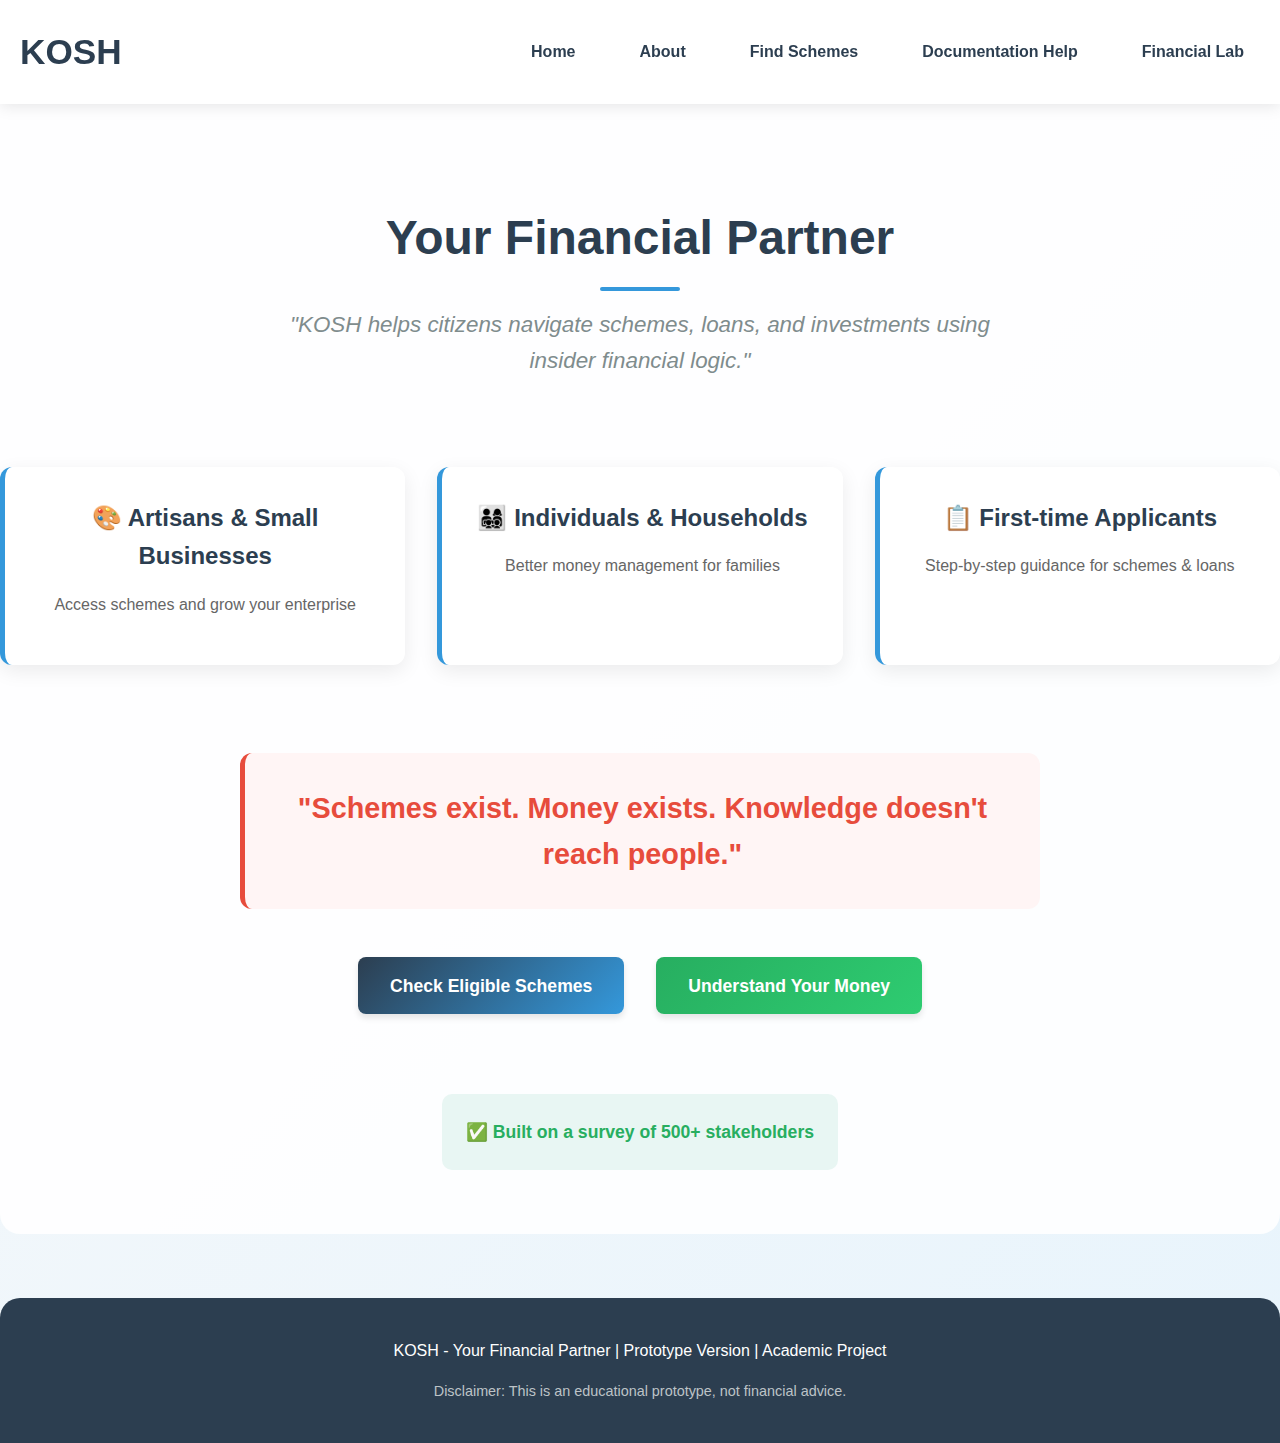
<file: index.html>
<!DOCTYPE html>
<html lang="en">
<head>
    <meta charset="UTF-8">
    <meta name="viewport" content="width=device-width, initial-scale=1.0">
    <title>KOSH - Your Financial Partner</title>
    <link rel="stylesheet" href="styles.css">
</head>
<body>
    <!-- Navigation Bar -->
    <nav class="navbar">
        <div class="logo">KOSH</div>
        <ul class="nav-links">
            <li><a href="index.html">Home</a></li>
            <li><a href="about.html">About</a></li>
            <li><a href="schemes.html">Find Schemes</a></li>
            <li><a href="documentation.html">Documentation Help</a></li>
            <li><a href="lab.html">Financial Lab</a></li>
        </ul>
    </nav>

    <!-- Hero Section -->
    <section class="hero">
        <h1 class="tagline">Your Financial Partner</h1>
        <p class="value-statement">"KOSH helps citizens navigate schemes, loans, and investments using insider financial logic."</p>
        
        <!-- Target Audience Cards -->
        <div class="audience-cards">
            <div class="card">
                <h3>🎨 Artisans & Small Businesses</h3>
                <p>Access schemes and grow your enterprise</p>
            </div>
            <div class="card">
                <h3>👨‍👩‍👧‍👦 Individuals & Households</h3>
                <p>Better money management for families</p>
            </div>
            <div class="card">
                <h3>📋 First-time Applicants</h3>
                <p>Step-by-step guidance for schemes & loans</p>
            </div>
        </div>

        <!-- Problem Statement -->
        <div class="problem-statement">
            <h2>"Schemes exist. Money exists. Knowledge doesn't reach people."</h2>
        </div>

        <!-- CTA Buttons -->
        <div class="cta-buttons">
            <a href="schemes.html" class="btn primary">Check Eligible Schemes</a>
            <a href="lab.html" class="btn secondary">Understand Your Money</a>
        </div>

        <!-- Trust Indicator -->
        <div class="trust-indicator">
            <p>✅ Built on a survey of 500+ stakeholders</p>
        </div>
    </section>

    <!-- Footer -->
    <footer>
        <p>KOSH - Your Financial Partner | Prototype Version | Academic Project</p>
        <p class="disclaimer">Disclaimer: This is an educational prototype, not financial advice.</p>
    </footer>
</body>
</html>
</file>
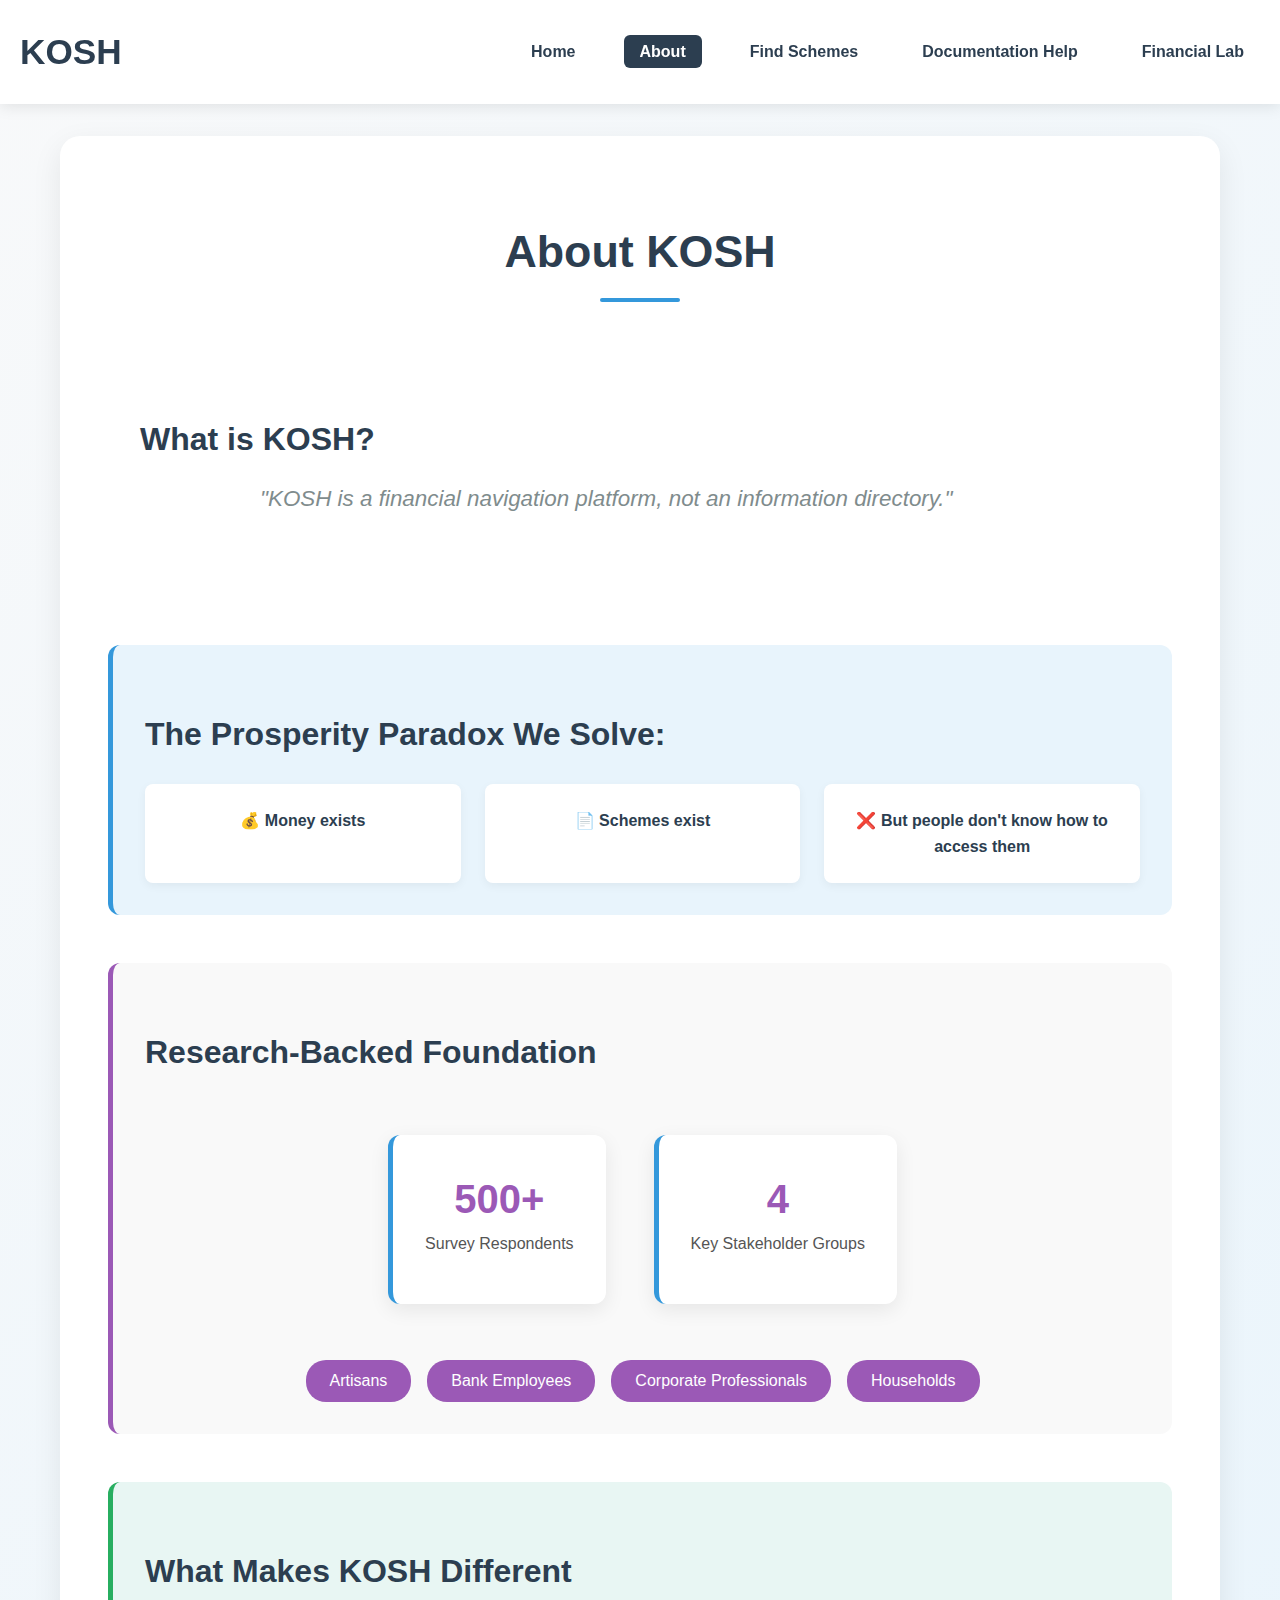
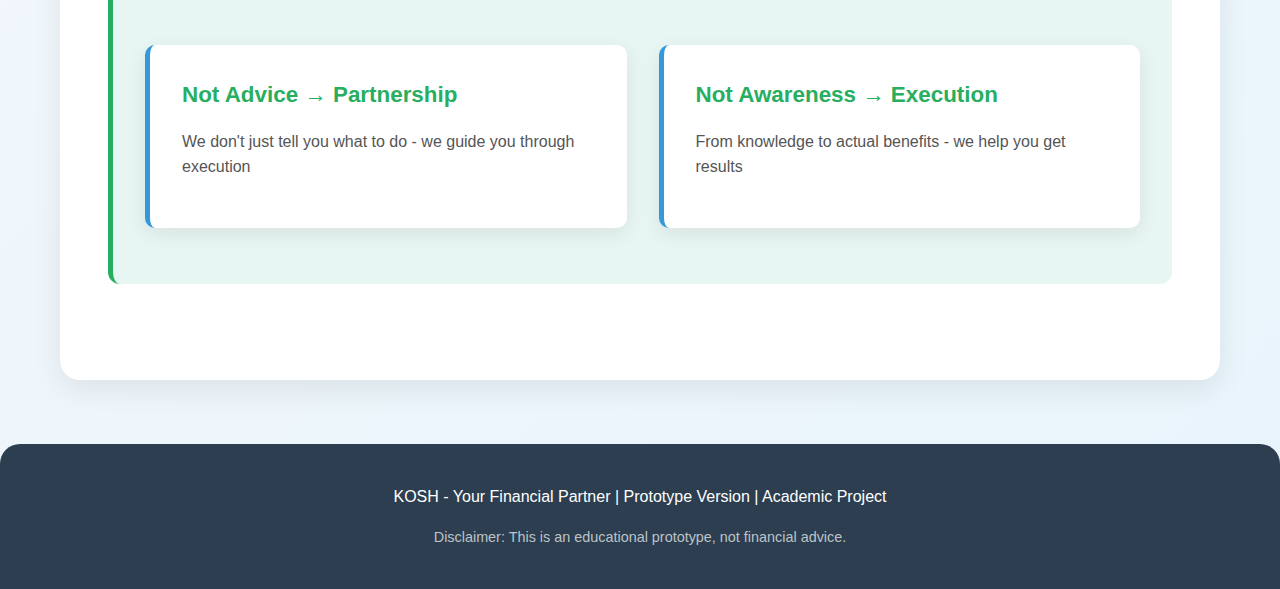
<file: about.html>
<!DOCTYPE html>
<html lang="en">
<head>
    <meta charset="UTF-8">
    <meta name="viewport" content="width=device-width, initial-scale=1.0">
    <title>About KOSH - Your Financial Partner</title>
    <link rel="stylesheet" href="styles.css">
</head>
<body>
    <!-- Navigation Bar -->
    <nav class="navbar">
        <div class="logo">KOSH</div>
        <ul class="nav-links">
            <li><a href="index.html">Home</a></li>
            <li><a href="about.html" class="active">About</a></li>
            <li><a href="schemes.html">Find Schemes</a></li>
            <li><a href="documentation.html">Documentation Help</a></li>
            <li><a href="lab.html">Financial Lab</a></li>
        </ul>
    </nav>

    <div class="container">
        <!-- About Content -->
        <section class="about-content">
            <h1>About KOSH</h1>
            
            <!-- What is KOSH -->
            <div class="section">
                <h2>What is KOSH?</h2>
                <p class="value-statement">"KOSH is a financial navigation platform, not an information directory."</p>
            </div>

            <!-- Prosperity Paradox -->
            <div class="section paradox">
                <h2>The Prosperity Paradox We Solve:</h2>
                <div class="paradox-points">
                    <div class="point">💰 Money exists</div>
                    <div class="point">📄 Schemes exist</div>
                    <div class="point">❌ But people don't know how to access them</div>
                </div>
            </div>

            <!-- Research Foundation -->
            <div class="section research">
                <h2>Research-Backed Foundation</h2>
                <div class="stats">
                    <div class="stat-card">
                        <h3>500+</h3>
                        <p>Survey Respondents</p>
                    </div>
                    <div class="stat-card">
                        <h3>4</h3>
                        <p>Key Stakeholder Groups</p>
                    </div>
                </div>
                <div class="stakeholder-groups">
                    <span class="group-tag">Artisans</span>
                    <span class="group-tag">Bank Employees</span>
                    <span class="group-tag">Corporate Professionals</span>
                    <span class="group-tag">Households</span>
                </div>
            </div>

            <!-- Differentiation -->
            <div class="section differentiation">
                <h2>What Makes KOSH Different</h2>
                <div class="diff-cards">
                    <div class="diff-card">
                        <h3>Not Advice → Partnership</h3>
                        <p>We don't just tell you what to do - we guide you through execution</p>
                    </div>
                    <div class="diff-card">
                        <h3>Not Awareness → Execution</h3>
                        <p>From knowledge to actual benefits - we help you get results</p>
                    </div>
                </div>
            </div>
        </section>
    </div>

    <!-- Footer -->
    <footer>
        <p>KOSH - Your Financial Partner | Prototype Version | Academic Project</p>
        <p class="disclaimer">Disclaimer: This is an educational prototype, not financial advice.</p>
    </footer>
</body>
</html>
</file>
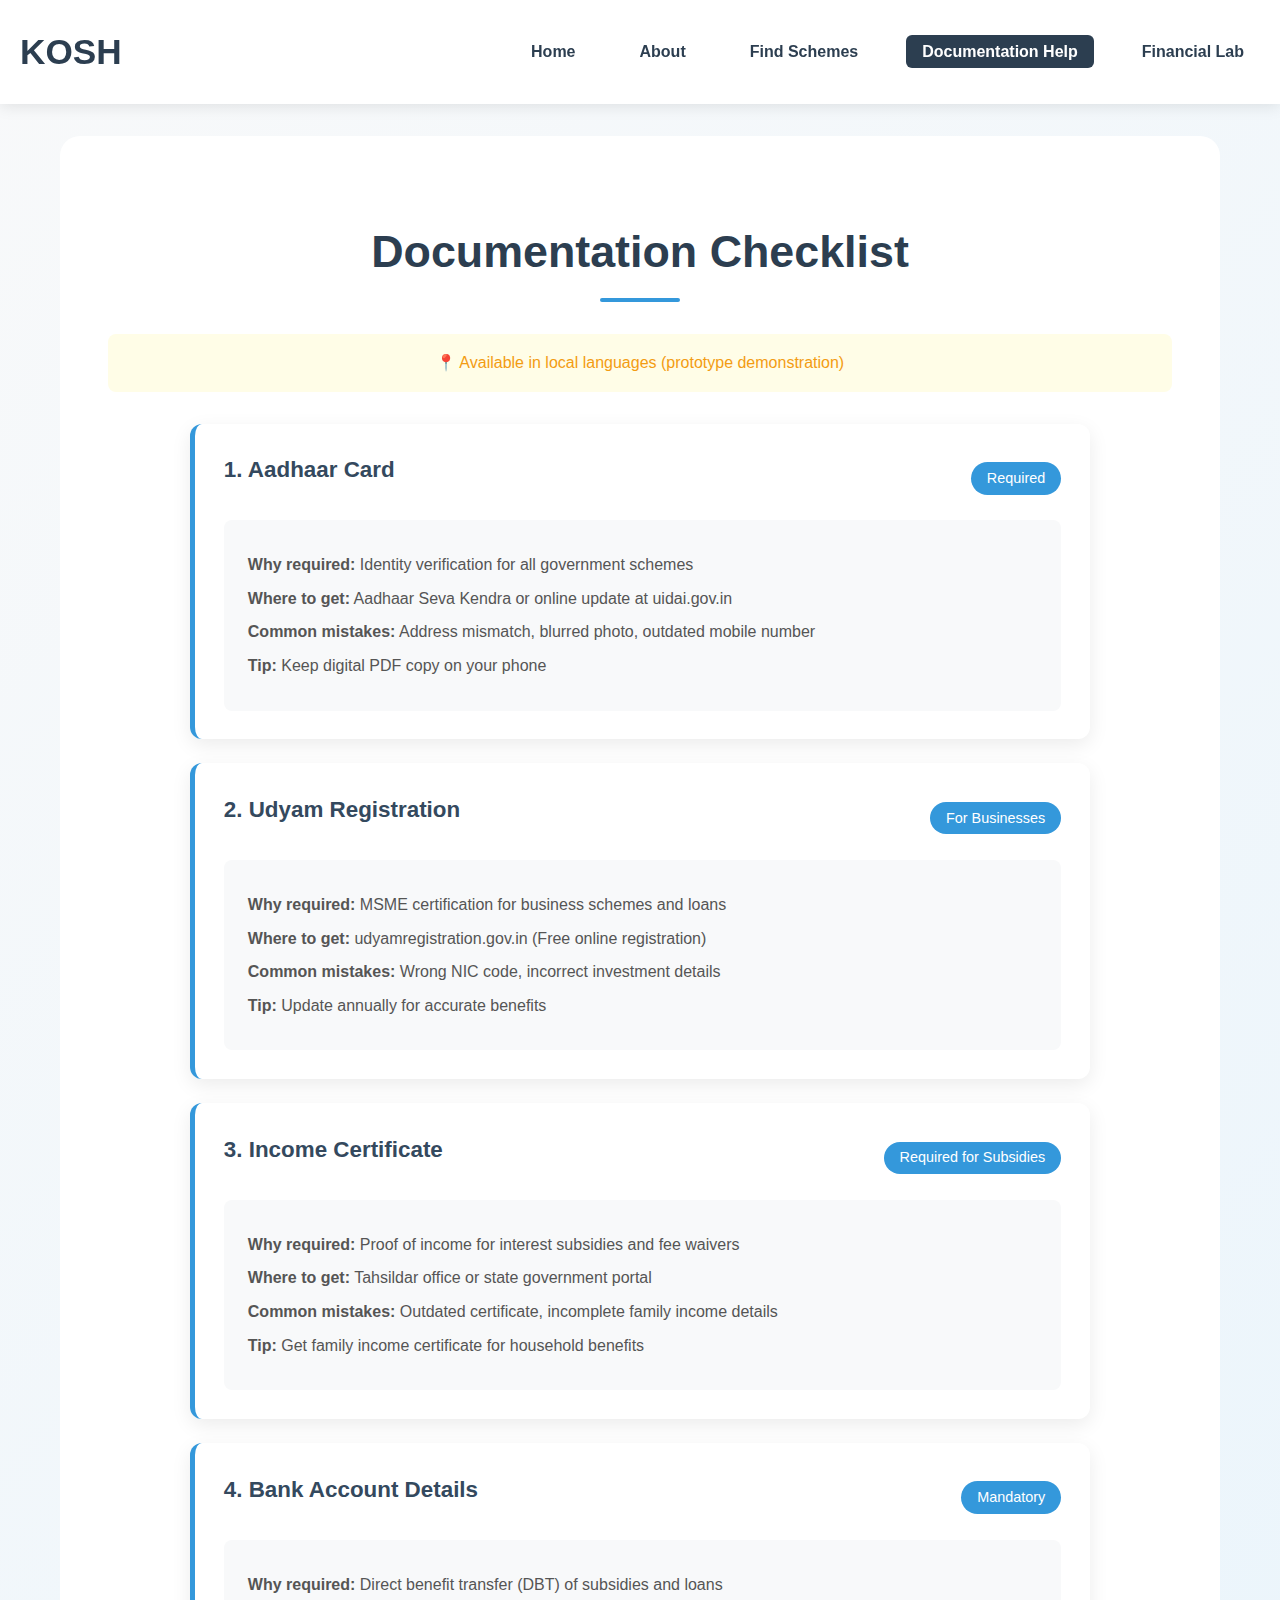
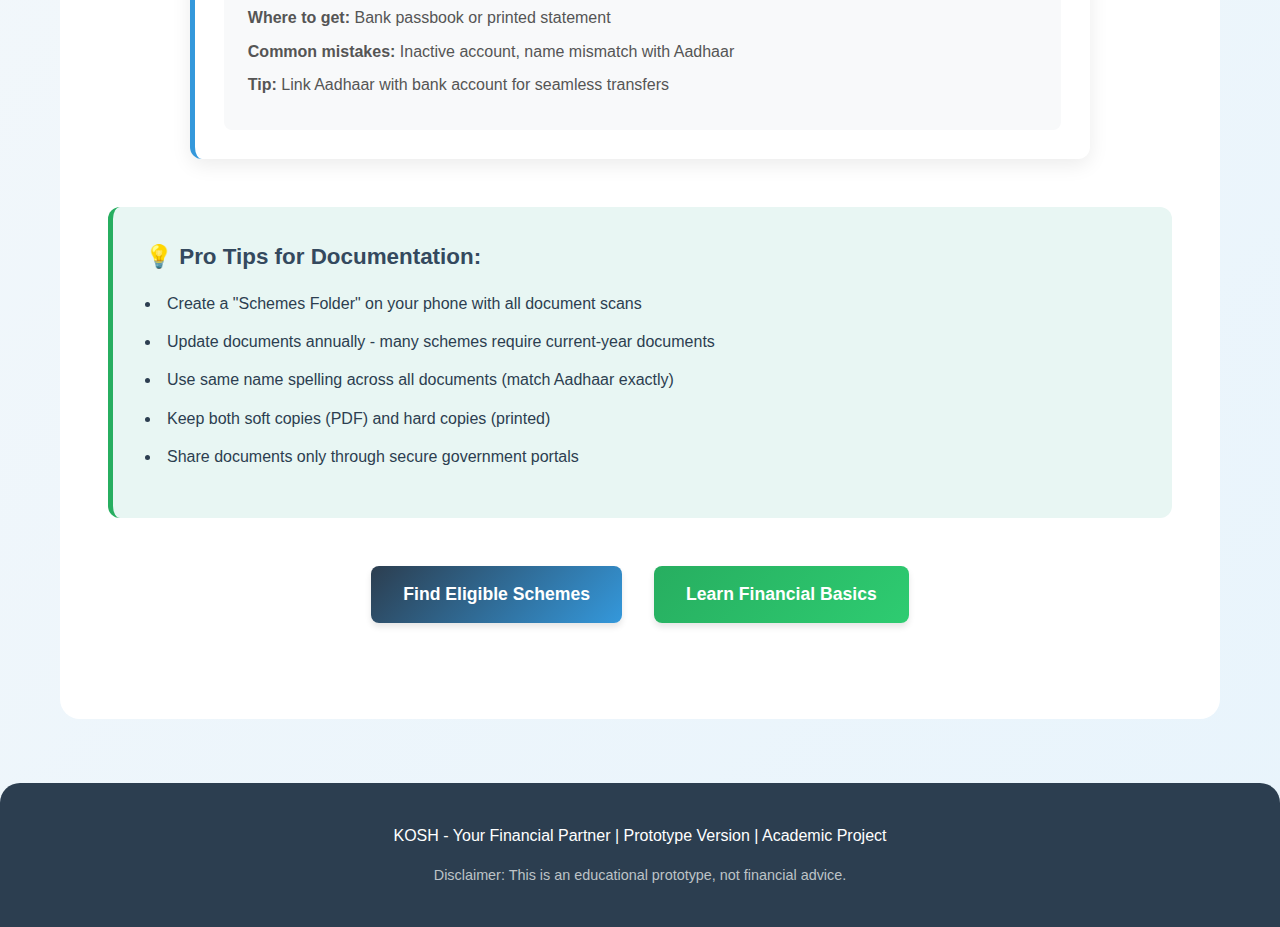
<file: documentation.html>
<!DOCTYPE html>
<html lang="en">
<head>
    <meta charset="UTF-8">
    <meta name="viewport" content="width=device-width, initial-scale=1.0">
    <title>Documentation Help - KOSH</title>
    <link rel="stylesheet" href="styles.css">
</head>
<body>
    <nav class="navbar">
        <div class="logo">KOSH</div>
        <ul class="nav-links">
            <li><a href="index.html">Home</a></li>
            <li><a href="about.html">About</a></li>
            <li><a href="schemes.html">Find Schemes</a></li>
            <li><a href="documentation.html" class="active">Documentation Help</a></li>
            <li><a href="lab.html">Financial Lab</a></li>
        </ul>
    </nav>

    <div class="container">
        <section class="documentation-guide">
            <h1>Documentation Checklist</h1>
            <p class="language-note">📍 Available in local languages (prototype demonstration)</p>
            
            <div class="checklist">
                <!-- Document 1 -->
                <div class="document-card">
                    <div class="doc-header">
                        <h3>1. Aadhaar Card</h3>
                        <span class="doc-status">Required</span>
                    </div>
                    <div class="doc-details">
                        <p><strong>Why required:</strong> Identity verification for all government schemes</p>
                        <p><strong>Where to get:</strong> Aadhaar Seva Kendra or online update at uidai.gov.in</p>
                        <p><strong>Common mistakes:</strong> Address mismatch, blurred photo, outdated mobile number</p>
                        <p><strong>Tip:</strong> Keep digital PDF copy on your phone</p>
                    </div>
                </div>
                
                <!-- Document 2 -->
                <div class="document-card">
                    <div class="doc-header">
                        <h3>2. Udyam Registration</h3>
                        <span class="doc-status">For Businesses</span>
                    </div>
                    <div class="doc-details">
                        <p><strong>Why required:</strong> MSME certification for business schemes and loans</p>
                        <p><strong>Where to get:</strong> udyamregistration.gov.in (Free online registration)</p>
                        <p><strong>Common mistakes:</strong> Wrong NIC code, incorrect investment details</p>
                        <p><strong>Tip:</strong> Update annually for accurate benefits</p>
                    </div>
                </div>
                
                <!-- Document 3 -->
                <div class="document-card">
                    <div class="doc-header">
                        <h3>3. Income Certificate</h3>
                        <span class="doc-status">Required for Subsidies</span>
                    </div>
                    <div class="doc-details">
                        <p><strong>Why required:</strong> Proof of income for interest subsidies and fee waivers</p>
                        <p><strong>Where to get:</strong> Tahsildar office or state government portal</p>
                        <p><strong>Common mistakes:</strong> Outdated certificate, incomplete family income details</p>
                        <p><strong>Tip:</strong> Get family income certificate for household benefits</p>
                    </div>
                </div>
                
                <!-- Document 4 -->
                <div class="document-card">
                    <div class="doc-header">
                        <h3>4. Bank Account Details</h3>
                        <span class="doc-status">Mandatory</span>
                    </div>
                    <div class="doc-details">
                        <p><strong>Why required:</strong> Direct benefit transfer (DBT) of subsidies and loans</p>
                        <p><strong>Where to get:</strong> Bank passbook or printed statement</p>
                        <p><strong>Common mistakes:</strong> Inactive account, name mismatch with Aadhaar</p>
                        <p><strong>Tip:</strong> Link Aadhaar with bank account for seamless transfers</p>
                    </div>
                </div>
            </div>
            
            <div class="pro-tips">
                <h3>💡 Pro Tips for Documentation:</h3>
                <ul>
                    <li>Create a "Schemes Folder" on your phone with all document scans</li>
                    <li>Update documents annually - many schemes require current-year documents</li>
                    <li>Use same name spelling across all documents (match Aadhaar exactly)</li>
                    <li>Keep both soft copies (PDF) and hard copies (printed)</li>
                    <li>Share documents only through secure government portals</li>
                </ul>
            </div>
            
            <div class="cta-buttons">
                <a href="schemes.html" class="btn primary">Find Eligible Schemes</a>
                <a href="lab.html" class="btn secondary">Learn Financial Basics</a>
            </div>
        </section>
    </div>

    <footer>
        <p>KOSH - Your Financial Partner | Prototype Version | Academic Project</p>
        <p class="disclaimer">Disclaimer: This is an educational prototype, not financial advice.</p>
    </footer>
</body>
</html>
</file>
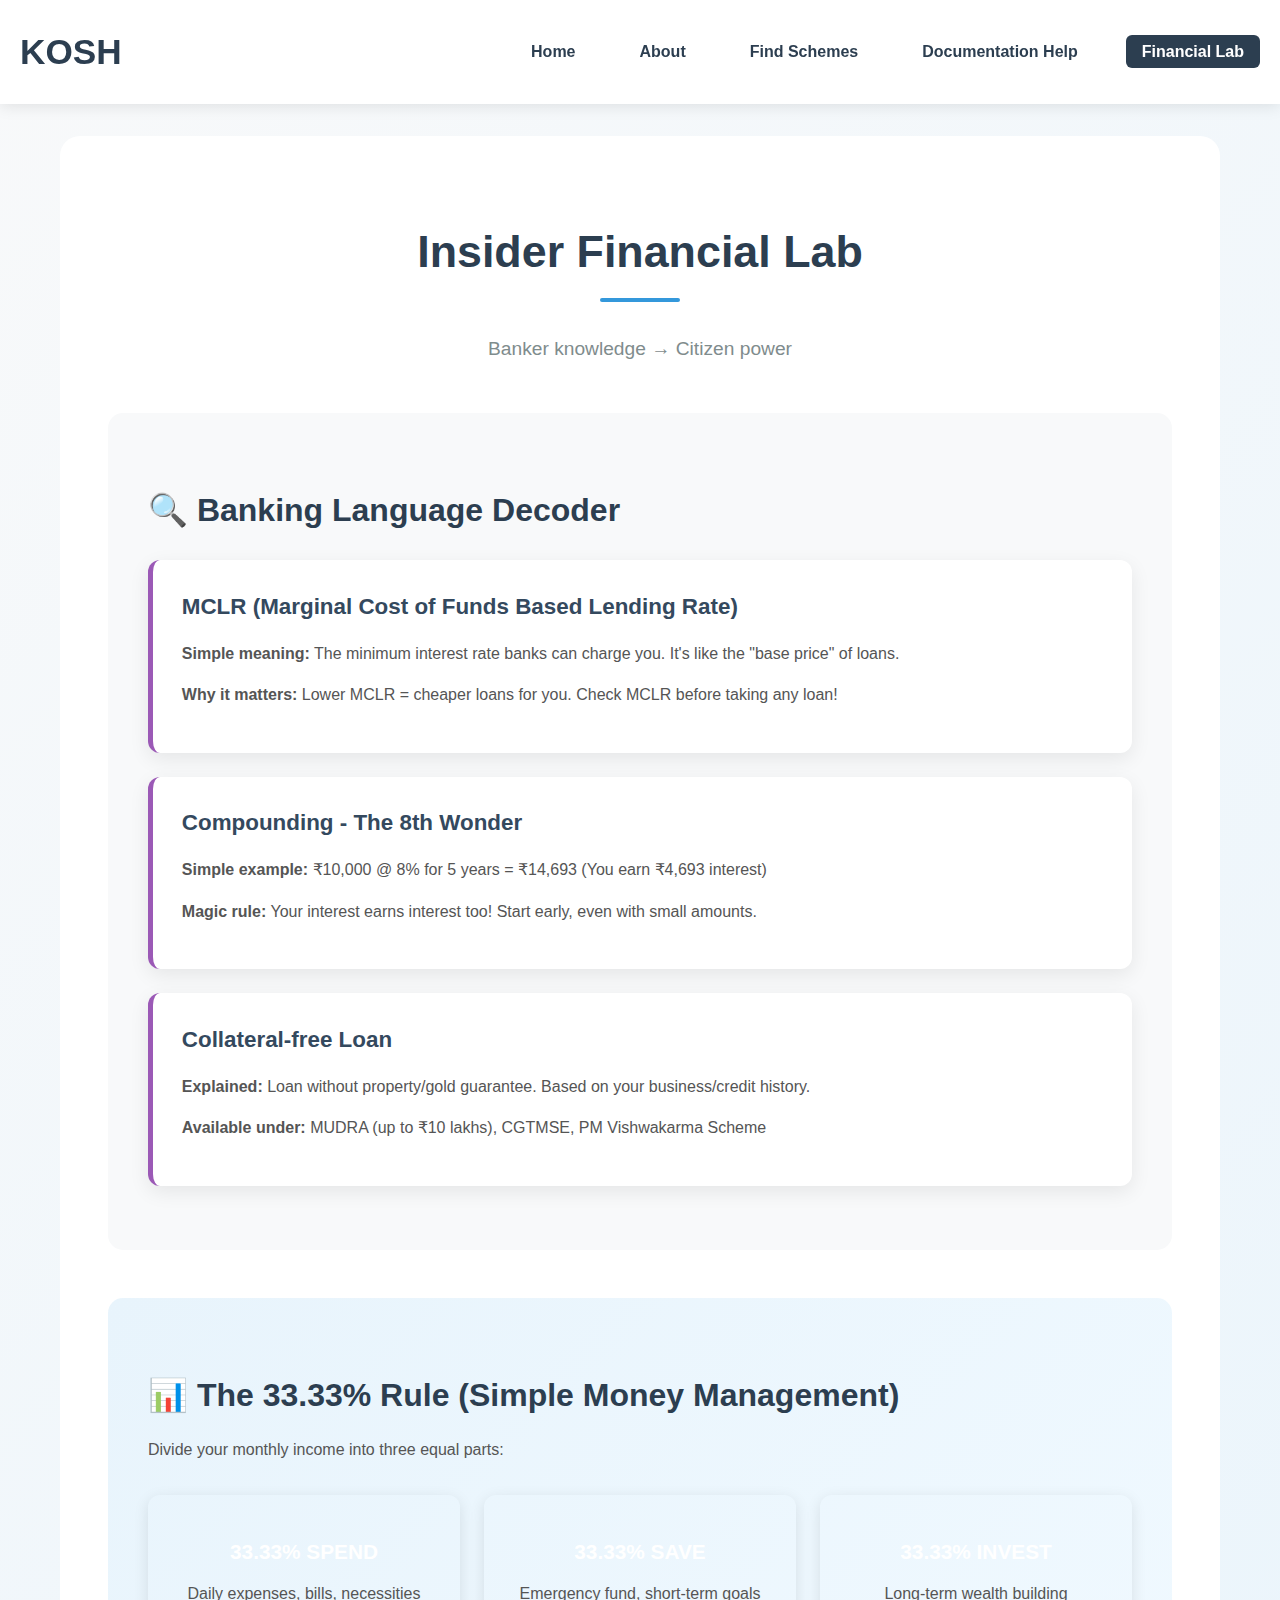
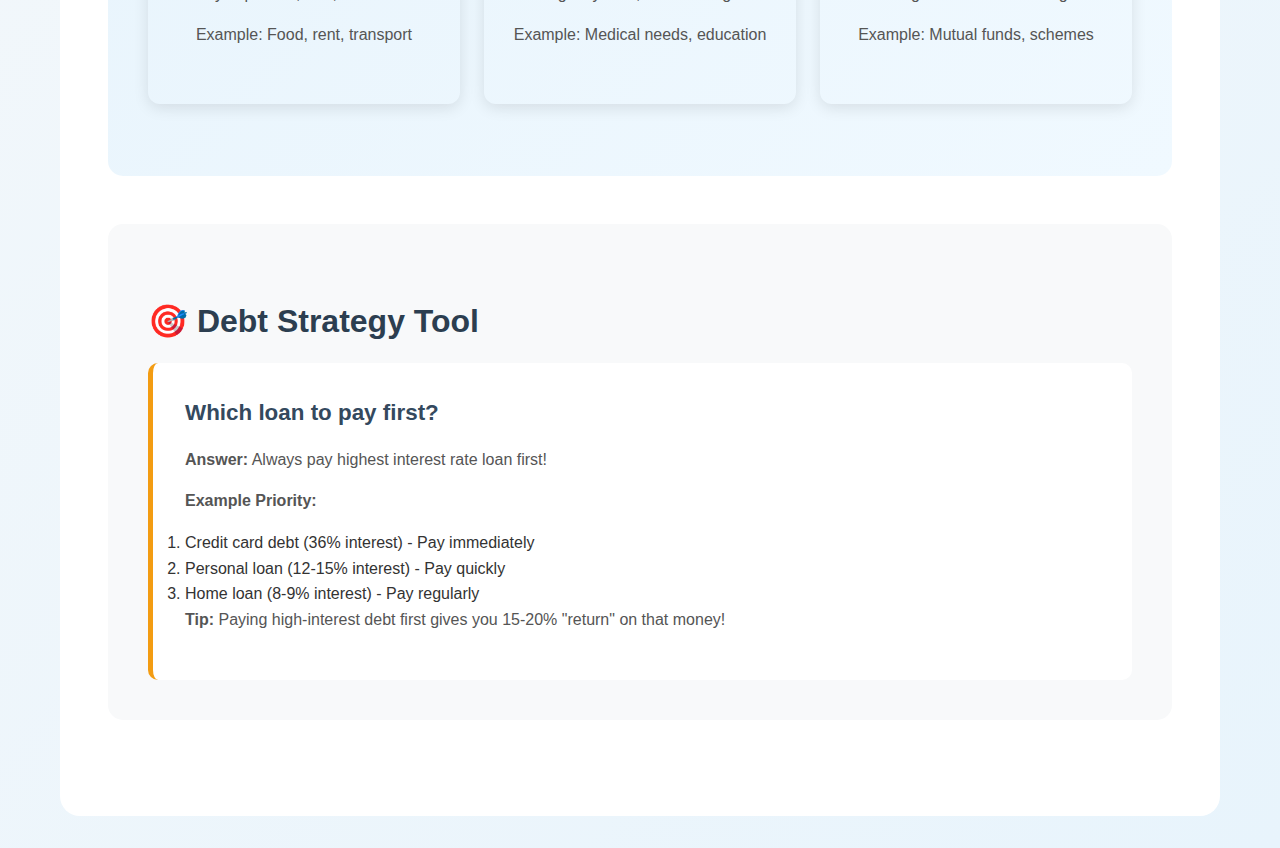
<file: lab.html>
<!DOCTYPE html>
<html lang="en">
<head>
    <meta charset="UTF-8">
    <meta name="viewport" content="width=device-width, initial-scale=1.0">
    <title>Financial Lab - KOSH</title>
    <link rel="stylesheet" href="styles.css">
</head>
<body>
    <nav class="navbar">
        <div class="logo">KOSH</div>
        <ul class="nav-links">
            <li><a href="index.html">Home</a></li>
            <li><a href="about.html">About</a></li>
            <li><a href="schemes.html">Find Schemes</a></li>
            <li><a href="documentation.html">Documentation Help</a></li>
            <li><a href="lab.html" class="active">Financial Lab</a></li>
        </ul>
    </nav>

    <div class="container">
        <section class="financial-lab">
            <h1>Insider Financial Lab</h1>
            <p class="lab-subtitle">Banker knowledge → Citizen power</p>
            
            <!-- Banking Language Decoder -->
            <div class="lab-section">
                <h2>🔍 Banking Language Decoder</h2>
                
                <div class="concept-card">
                    <h3>MCLR (Marginal Cost of Funds Based Lending Rate)</h3>
                    <p><strong>Simple meaning:</strong> The minimum interest rate banks can charge you. It's like the "base price" of loans.</p>
                    <p><strong>Why it matters:</strong> Lower MCLR = cheaper loans for you. Check MCLR before taking any loan!</p>
                </div>
                
                <div class="concept-card">
                    <h3>Compounding - The 8th Wonder</h3>
                    <p><strong>Simple example:</strong> ₹10,000 @ 8% for 5 years = ₹14,693 (You earn ₹4,693 interest)</p>
                    <p><strong>Magic rule:</strong> Your interest earns interest too! Start early, even with small amounts.</p>
                </div>
                
                <div class="concept-card">
                    <h3>Collateral-free Loan</h3>
                    <p><strong>Explained:</strong> Loan without property/gold guarantee. Based on your business/credit history.</p>
                    <p><strong>Available under:</strong> MUDRA (up to ₹10 lakhs), CGTMSE, PM Vishwakarma Scheme</p>
                </div>
            </div>
            
            <!-- 33.33% Rule -->
            <div class="lab-section rule-333">
                <h2>📊 The 33.33% Rule (Simple Money Management)</h2>
                <p>Divide your monthly income into three equal parts:</p>
                <div class="rule-visual">
                    <div class="rule-part spend">
                        <h4>33.33% SPEND</h4>
                        <p>Daily expenses, bills, necessities</p>
                        <p>Example: Food, rent, transport</p>
                    </div>
                    <div class="rule-part save">
                        <h4>33.33% SAVE</h4>
                        <p>Emergency fund, short-term goals</p>
                        <p>Example: Medical needs, education</p>
                    </div>
                    <div class="rule-part invest">
                        <h4>33.33% INVEST</h4>
                        <p>Long-term wealth building</p>
                        <p>Example: Mutual funds, schemes</p>
                    </div>
                </div>
            </div>
            
            <!-- Debt Strategy -->
            <div class="lab-section">
                <h2>🎯 Debt Strategy Tool</h2>
                <div class="strategy-card">
                    <h3>Which loan to pay first?</h3>
                    <p><strong>Answer:</strong> Always pay highest interest rate loan first!</p>
                    <p><strong>Example Priority:</strong></p>
                    <ol>
                        <li>Credit card debt (36% interest) - Pay immediately</li>
                        <li>Personal loan (12-15% interest) - Pay quickly</li>
                        <li>Home loan (8-9% interest) - Pay regularly</li>
                    </ol>
                    <p><strong>Tip:</strong> Paying high-interest debt first gives you 15-20% "return" on that money!</p>
                </div>
            </div>
            
            <!-- Inflation Warning -->
</file>
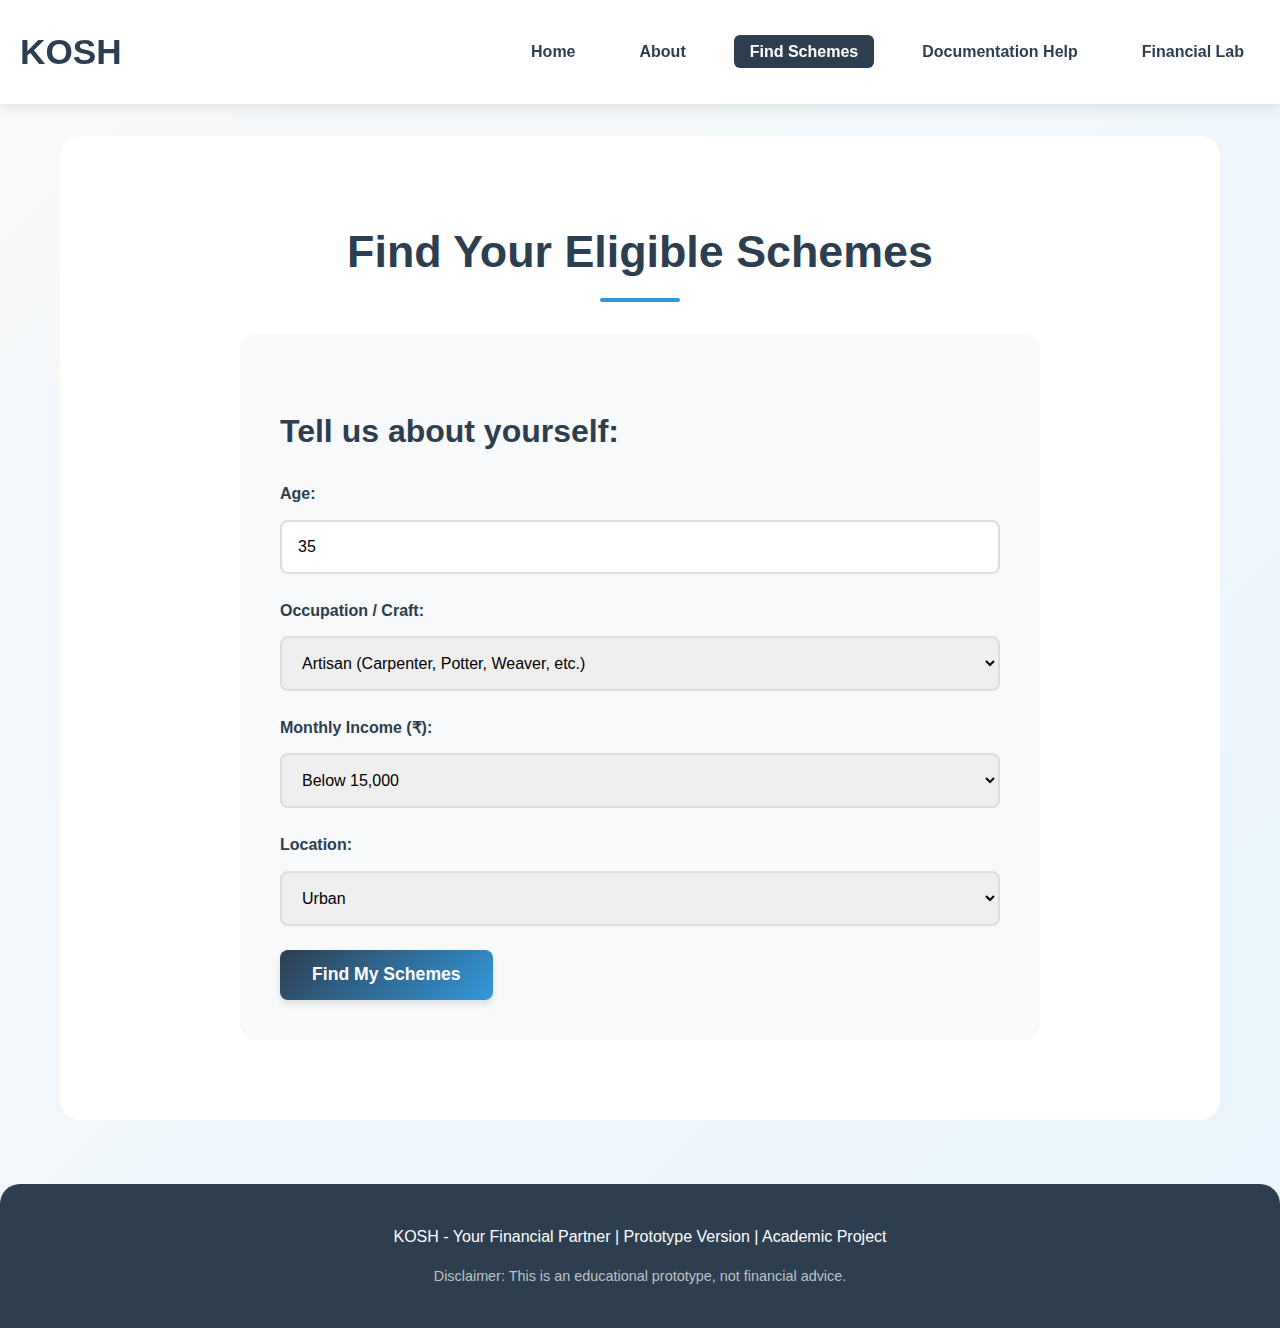
<file: schemes.html>
<!DOCTYPE html>
<html lang="en">
<head>
    <meta charset="UTF-8">
    <meta name="viewport" content="width=device-width, initial-scale=1.0">
    <title>Find Schemes - KOSH</title>
    <link rel="stylesheet" href="styles.css">
</head>
<body>
    <nav class="navbar">
        <div class="logo">KOSH</div>
        <ul class="nav-links">
            <li><a href="index.html">Home</a></li>
            <li><a href="about.html">About</a></li>
            <li><a href="schemes.html" class="active">Find Schemes</a></li>
            <li><a href="documentation.html">Documentation Help</a></li>
            <li><a href="lab.html">Financial Lab</a></li>
        </ul>
    </nav>

    <div class="container">
        <section class="scheme-navigation">
            <h1>Find Your Eligible Schemes</h1>
            
            <!-- User Profile Form -->
            <div class="profile-form">
                <h2>Tell us about yourself:</h2>
                <form id="schemeForm">
                    <div class="form-group">
                        <label for="age">Age:</label>
                        <input type="number" id="age" min="18" max="80" value="35" required>
                    </div>
                    
                    <div class="form-group">
                        <label for="occupation">Occupation / Craft:</label>
                        <select id="occupation" required>
                            <option value="artisan">Artisan (Carpenter, Potter, Weaver, etc.)</option>
                            <option value="small_business">Small Business Owner</option>
                            <option value="farmer">Farmer</option>
                            <option value="professional">Salaried Professional</option>
                        </select>
                    </div>
                    
                    <div class="form-group">
                        <label for="income">Monthly Income (₹):</label>
                        <select id="income" required>
                            <option value="low">Below 15,000</option>
                            <option value="medium">15,000 - 50,000</option>
                            <option value="high">Above 50,000</option>
                        </select>
                    </div>
                    
                    <div class="form-group">
                        <label for="location">Location:</label>
                        <select id="location" required>
                            <option value="urban">Urban</option>
                            <option value="rural">Rural</option>
                            <option value="semi_urban">Semi-Urban</option>
                        </select>
                    </div>
                    
                    <button type="button" class="btn primary" onclick="findSchemes()">
                        Find My Schemes
                    </button>
                </form>
            </div>

            <!-- Results Section -->
            <div id="resultsSection" class="results-section" style="display: none;">
                <h2>🎯 Your Eligible Schemes:</h2>
                
                <div class="scheme-card">
                    <h3>PM Vishwakarma Scheme</h3>
                    <p class="eligibility-reason">✅ Eligible: Artisan with monthly income below ₹50,000</p>
                    <p><strong>Benefits:</strong> Loan up to ₹3 lakhs @ 5% interest</p>
                    <p><strong>For:</strong> Traditional artisans and craftspeople</p>
                    <p><strong>Documents needed:</strong> Aadhaar, Income Certificate, Udyam Registration</p>
                    <button class="btn primary apply-btn">Apply Now (Demo)</button>
                </div>
                
                <div class="scheme-card">
                    <h3>SFURTI Scheme</h3>
                    <p class="eligibility-reason">✅ Eligible: Artisan cluster potential</p>
                    <p><strong>Benefits:</strong> ₹2.5 crore for cluster development</p>
                    <p><strong>For:</strong> Groups of artisans working together</p>
                    <p><strong>Documents needed:</strong> Group registration, Business plan, Bank details</p>
                    <button class="btn primary apply-btn">Learn More</button>
                </div>
                
                <div class="scheme-card">
                    <h3>Ambedkar Hastshilp Vikas Yojana</h3>
                    <p class="eligibility-reason">✅ Eligible: Handicraft artisan</p>
                    <p><strong>Benefits:</strong> Marketing support & infrastructure development</p>
                    <p><strong>For:</strong> Individual handicraft artisans</p>
                    <p><strong>Documents needed:</strong> Craft certificate, Aadhaar, Bank account</p>
                    <button class="btn primary apply-btn">Check Details</button>
                </div>
            </div>
        </section>
    </div>

    <footer>
        <p>KOSH - Your Financial Partner | Prototype Version | Academic Project</p>
        <p class="disclaimer">Disclaimer: This is an educational prototype, not financial advice.</p>
    </footer>

    <script>
    function findSchemes() {
        // Get form values
        const age = document.getElementById('age').value;
        const occupation = document.getElementById('occupation').value;
        const income = document.getElementById('income').value;
        const location = document.getElementById('location').value;
        
        // Show results section
        document.getElementById('resultsSection').style.display = 'block';
        
        // Scroll to results
        document.getElementById('resultsSection').scrollIntoView({
            behavior: 'smooth'
        });
        
        // Show confirmation message
        alert(`Finding schemes for:\nAge: ${age}\nOccupation: ${occupation}\nIncome: ${income}\nLocation: ${location}`);
    }
    </script>
</body>
</html>
</file>
<file: styles.css>
/* ===== BASE STYLES ===== */
* {
    margin: 0;
    padding: 0;
    box-sizing: border-box;
}

body {
    font-family: 'Segoe UI', Tahoma, Geneva, Verdana, sans-serif;
    line-height: 1.6;
    color: #333;
    background: linear-gradient(135deg, #f8f9fa 0%, #e8f4fc 100%);
    min-height: 100vh;
}

.container {
    max-width: 1200px;
    margin: 0 auto;
    padding: 0 20px;
}

/* ===== NAVIGATION ===== */
.navbar {
    display: flex;
    justify-content: space-between;
    align-items: center;
    padding: 1.5rem 0;
    background: white;
    box-shadow: 0 2px 15px rgba(0,0,0,0.1);
    position: sticky;
    top: 0;
    z-index: 1000;
}

.logo {
    font-size: 2.2rem;
    font-weight: bold;
    color: #2c3e50;
    padding-left: 20px;
}

.nav-links {
    display: flex;
    list-style: none;
    gap: 2rem;
    padding-right: 20px;
}

.nav-links a {
    text-decoration: none;
    color: #2c3e50;
    font-weight: 600;
    padding: 0.5rem 1rem;
    border-radius: 6px;
    transition: all 0.3s ease;
    position: relative;
}

.nav-links a:hover {
    background: #2c3e50;
    color: white;
    transform: translateY(-2px);
}

.nav-links a.active {
    background: #2c3e50;
    color: white;
}

/* ===== COMMON ELEMENTS ===== */
h1, h2, h3, h4 {
    color: #2c3e50;
    margin-bottom: 1rem;
}

h1 {
    font-size: 2.8rem;
    text-align: center;
    margin: 2rem 0;
    position: relative;
}

h1::after {
    content: '';
    display: block;
    width: 80px;
    height: 4px;
    background: #3498db;
    margin: 10px auto;
    border-radius: 2px;
}

h2 {
    font-size: 2rem;
    margin-top: 2rem;
}

h3 {
    font-size: 1.4rem;
    color: #34495e;
}

p {
    margin-bottom: 1rem;
    color: #555;
}

section {
    padding: 3rem 0;
}

/* ===== BUTTONS ===== */
.btn {
    display: inline-block;
    padding: 0.9rem 2rem;
    border: none;
    border-radius: 8px;
    cursor: pointer;
    font-size: 1.1rem;
    font-weight: 600;
    text-decoration: none;
    transition: all 0.3s ease;
    text-align: center;
    box-shadow: 0 4px 6px rgba(0,0,0,0.1);
}

.btn.primary {
    background: linear-gradient(135deg, #2c3e50 0%, #3498db 100%);
    color: white;
}

.btn.secondary {
    background: linear-gradient(135deg, #27ae60 0%, #2ecc71 100%);
    color: white;
}

.btn:hover {
    transform: translateY(-3px);
    box-shadow: 0 6px 12px rgba(0,0,0,0.15);
}

.btn:active {
    transform: translateY(-1px);
}

/* ===== CARDS ===== */
.card, .scheme-card, .document-card, .concept-card, .stat-card, .diff-card {
    background: white;
    border-radius: 12px;
    padding: 1.8rem;
    margin: 1.5rem 0;
    box-shadow: 0 6px 20px rgba(0,0,0,0.08);
    transition: all 0.3s ease;
    border-left: 5px solid #3498db;
}

.card:hover, .scheme-card:hover {
    transform: translateY(-5px);
    box-shadow: 0 10px 25px rgba(0,0,0,0.12);
}

/* ===== HOME PAGE SPECIFIC ===== */
.hero {
    text-align: center;
    padding: 4rem 0;
    background: linear-gradient(rgba(255,255,255,0.9), rgba(255,255,255,0.9)), 
                url('https://images.unsplash.com/photo-1554224155-6726b3ff858f?auto=format&fit=crop&w=1200');
    background-size: cover;
    border-radius: 0 0 20px 20px;
    margin-bottom: 2rem;
}

.tagline {
    font-size: 3rem;
    color: #2c3e50;
    margin-bottom: 1rem;
    font-weight: 800;
}

.value-statement {
    font-size: 1.4rem;
    color: #7f8c8d;
    margin-bottom: 3rem;
    font-style: italic;
    max-width: 800px;
    margin-left: auto;
    margin-right: auto;
    padding: 0 20px;
}

.audience-cards {
    display: grid;
    grid-template-columns: repeat(auto-fit, minmax(280px, 1fr));
    gap: 2rem;
    margin: 4rem 0;
}

.audience-cards .card {
    text-align: center;
    padding: 2rem;
}

.audience-cards .card h3 {
    font-size: 1.5rem;
    margin-bottom: 1rem;
    color: #2c3e50;
}

.audience-cards .card p {
    color: #666;
    font-size: 1rem;
}

.problem-statement {
    background: #fff5f5;
    padding: 2rem;
    border-radius: 12px;
    margin: 3rem auto;
    max-width: 800px;
    border-left: 5px solid #e74c3c;
}

.problem-statement h2 {
    color: #e74c3c;
    font-size: 1.8rem;
    text-align: center;
    margin: 0;
}

.cta-buttons {
    display: flex;
    justify-content: center;
    gap: 2rem;
    margin: 3rem 0;
    flex-wrap: wrap;
}

.trust-indicator {
    background: #e8f6f3;
    padding: 1.5rem;
    border-radius: 10px;
    display: inline-block;
    margin-top: 2rem;
}

.trust-indicator p {
    color: #27ae60;
    font-weight: 600;
    margin: 0;
    font-size: 1.1rem;
}

/* ===== ABOUT PAGE ===== */
.about-content {
    background: white;
    border-radius: 20px;
    padding: 3rem;
    margin: 2rem auto;
    box-shadow: 0 10px 30px rgba(0,0,0,0.08);
}

.section {
    margin: 3rem 0;
    padding: 2rem;
    border-radius: 12px;
}

.paradox {
    background: #e8f4fc;
    border-left: 5px solid #3498db;
}

.paradox-points {
    display: grid;
    grid-template-columns: repeat(auto-fit, minmax(200px, 1fr));
    gap: 1.5rem;
    margin-top: 1.5rem;
}

.point {
    background: white;
    padding: 1.5rem;
    border-radius: 8px;
    text-align: center;
    font-weight: 600;
    color: #2c3e50;
    box-shadow: 0 3px 10px rgba(0,0,0,0.05);
}

.research {
    background: #f9f9f9;
    border-left: 5px solid #9b59b6;
}

.stats {
    display: flex;
    justify-content: center;
    gap: 3rem;
    margin: 2rem 0;
    flex-wrap: wrap;
}

.stat-card {
    text-align: center;
    padding: 2rem;
    min-width: 150px;
}

.stat-card h3 {
    font-size: 2.5rem;
    color: #9b59b6;
    margin: 0;
}

.stakeholder-groups {
    display: flex;
    justify-content: center;
    gap: 1rem;
    flex-wrap: wrap;
    margin-top: 2rem;
}

.group-tag {
    background: #9b59b6;
    color: white;
    padding: 0.5rem 1.5rem;
    border-radius: 20px;
    font-weight: 500;
}

.differentiation {
    background: #e8f6f3;
    border-left: 5px solid #27ae60;
}

.diff-cards {
    display: grid;
    grid-template-columns: repeat(auto-fit, minmax(300px, 1fr));
    gap: 2rem;
    margin-top: 1.5rem;
}

.diff-card {
    background: white;
    padding: 2rem;
    border-radius: 10px;
}

.diff-card h3 {
    color: #27ae60;
    margin-bottom: 1rem;
}

/* ===== SCHEMES PAGE ===== */
.scheme-navigation {
    background: white;
    border-radius: 20px;
    padding: 3rem;
    margin: 2rem auto;
}

.profile-form {
    background: #f8f9fa;
    padding: 2.5rem;
    border-radius: 15px;
    margin: 2rem auto;
    max-width: 800px;
}

.form-group {
    margin: 1.5rem 0;
}

.form-group label {
    display: block;
    margin-bottom: 0.8rem;
    font-weight: 600;
    color: #2c3e50;
}

.form-group input,
.form-group select {
    width: 100%;
    padding: 1rem;
    border: 2px solid #ddd;
    border-radius: 8px;
    font-size: 1rem;
    transition: border 0.3s;
}

.form-group input:focus,
.form-group select:focus {
    border-color: #3498db;
    outline: none;
    box-shadow: 0 0 0 3px rgba(52, 152, 219, 0.1);
}

.results-section {
    background: #f8f9fa;
    padding: 2.5rem;
    border-radius: 15px;
    margin-top: 3rem;
    animation: fadeIn 0.5s ease;
}

@keyframes fadeIn {
    from { opacity: 0; transform: translateY(20px); }
    to { opacity: 1; transform: translateY(0); }
}

.eligibility-reason {
    color: #27ae60;
    font-weight: 600;
    margin: 0.5rem 0;
}

.apply-btn {
    background: #e74c3c;
    margin-top: 1rem;
}

/* ===== DOCUMENTATION PAGE ===== */
.documentation-guide {
    background: white;
    border-radius: 20px;
    padding: 3rem;
    margin: 2rem auto;
}

.language-note {
    text-align: center;
    background: #fffde7;
    padding: 1rem;
    border-radius: 8px;
    color: #f39c12;
    font-weight: 500;
    margin-bottom: 2rem;
}

.checklist {
    max-width: 900px;
    margin: 0 auto;
}

.doc-header {
    display: flex;
    justify-content: space-between;
    align-items: center;
    margin-bottom: 1rem;
}

.doc-status {
    background: #3498db;
    color: white;
    padding: 0.3rem 1rem;
    border-radius: 20px;
    font-size: 0.9rem;
    font-weight: 500;
}

.doc-details {
    background: #f8f9fa;
    padding: 1.5rem;
    border-radius: 8px;
    margin-top: 1rem;
}

.doc-details p {
    margin: 0.5rem 0;
}

.pro-tips {
    background: #e8f6f3;
    padding: 2rem;
    border-radius: 12px;
    margin-top: 3rem;
    border-left: 5px solid #27ae60;
}

.pro-tips ul {
    list-style-position: inside;
    margin: 1rem 0;
}

.pro-tips li {
    margin: 0.8rem 0;
    color: #2c3e50;
}

/* ===== FINANCIAL LAB PAGE ===== */
.financial-lab {
    background: white;
    border-radius: 20px;
    padding: 3rem;
    margin: 2rem auto;
}

.lab-subtitle {
    text-align: center;
    color: #7f8c8d;
    font-size: 1.2rem;
    margin-bottom: 3rem;
}

.lab-section {
    margin: 3rem 0;
    padding: 2.5rem;
    background: #f8f9fa;
    border-radius: 15px;
}

.concept-card {
    margin: 1.5rem 0;
    border-left-color: #9b59b6;
}

.rule-333 {
    background: linear-gradient(135deg, #e8f4fc 0%, #f0f9ff 100%);
}

.rule-visual {
    display: grid;
    grid-template-columns: repeat(auto-fit, minmax(250px, 1fr));
    gap: 1.5rem;
    margin: 2rem 0;
}

.rule-part {
    padding: 2.5rem 1.5rem;
    text-align: center;
    border-radius: 12px;
    color: white;
    box-shadow: 0 4px 15px rgba(0,0,0,0.1);
    transition: transform 0.3s ease;
}

.rule-part:hover {
    transform: scale(1.05);
}

.rule-part h4 {
    color: white;
    font-size: 1.3rem;
    margin-bottom: 0.8rem;
}

.strategy-card {
    background: white;
    padding: 2rem;
    border-radius: 10px;
    border-left: 5px solid #f39c12;
}

.inflation-warning {
    background: #ffebee;
    padding: 2rem;
    border-radius: 12px;
    margin: 3rem 0;
    border-left: 5px solid #e74c3c;
    text-align: center;
}

.inflation-warning h3 {
    color: #e74c3c;
}

/* ===== FOOTER ===== */
footer {
    margin-top: 4rem;
    padding: 2rem 0;
    text-align: center;
    background: #2c3e50;
    color: white;
    border-radius: 20px 20px 0 0;
}

footer p {
    color: white;
    margin: 0.5rem 0;
}

.disclaimer {
    font-size: 0.9rem;
    color: #bdc3c7;
    margin-top: 1rem;
}

/* ===== RESPONSIVE DESIGN ===== */
@media (max-width: 768px) {
    .navbar {
        flex-direction: column;
        padding: 1rem;
    }
    
    .nav-links {
        flex-wrap: wrap;
        justify-content: center;
        gap: 1rem;
        padding: 1rem 0;
    }
    
    h1 {
        font-size: 2rem;
    }
    
    .tagline {
        font-size: 2.2rem;
    }
    
    .audience-cards {
        grid-template-columns: 1fr;
    }
    
    .cta-buttons {
        flex-direction: column;
        align-items: center;
    }
    
    .stats {
        flex-direction: column;
        align-items: center;
    }
    
    .rule-visual {
        grid-template-columns: 1fr;
    }
    
    .about-content,
    .scheme-navigation,
    .documentation-guide,
    .financial-lab {
        padding: 1.5rem;
        margin: 1rem;
    }
    
    .section {
        padding: 1.5rem;
    }
}

@media (max-width: 480px) {
    h1 {
        font-size: 1.8rem;
    }
    
    .tagline {
        font-size: 1.8rem;
    }
    
    .value-statement {
        font-size: 1.1rem;
    }
    
    .btn {
        width: 100%;
        margin: 0.5rem 0;
    }
    
    .audience-cards .card {
        padding: 1.5rem;
    }
}
</file>
